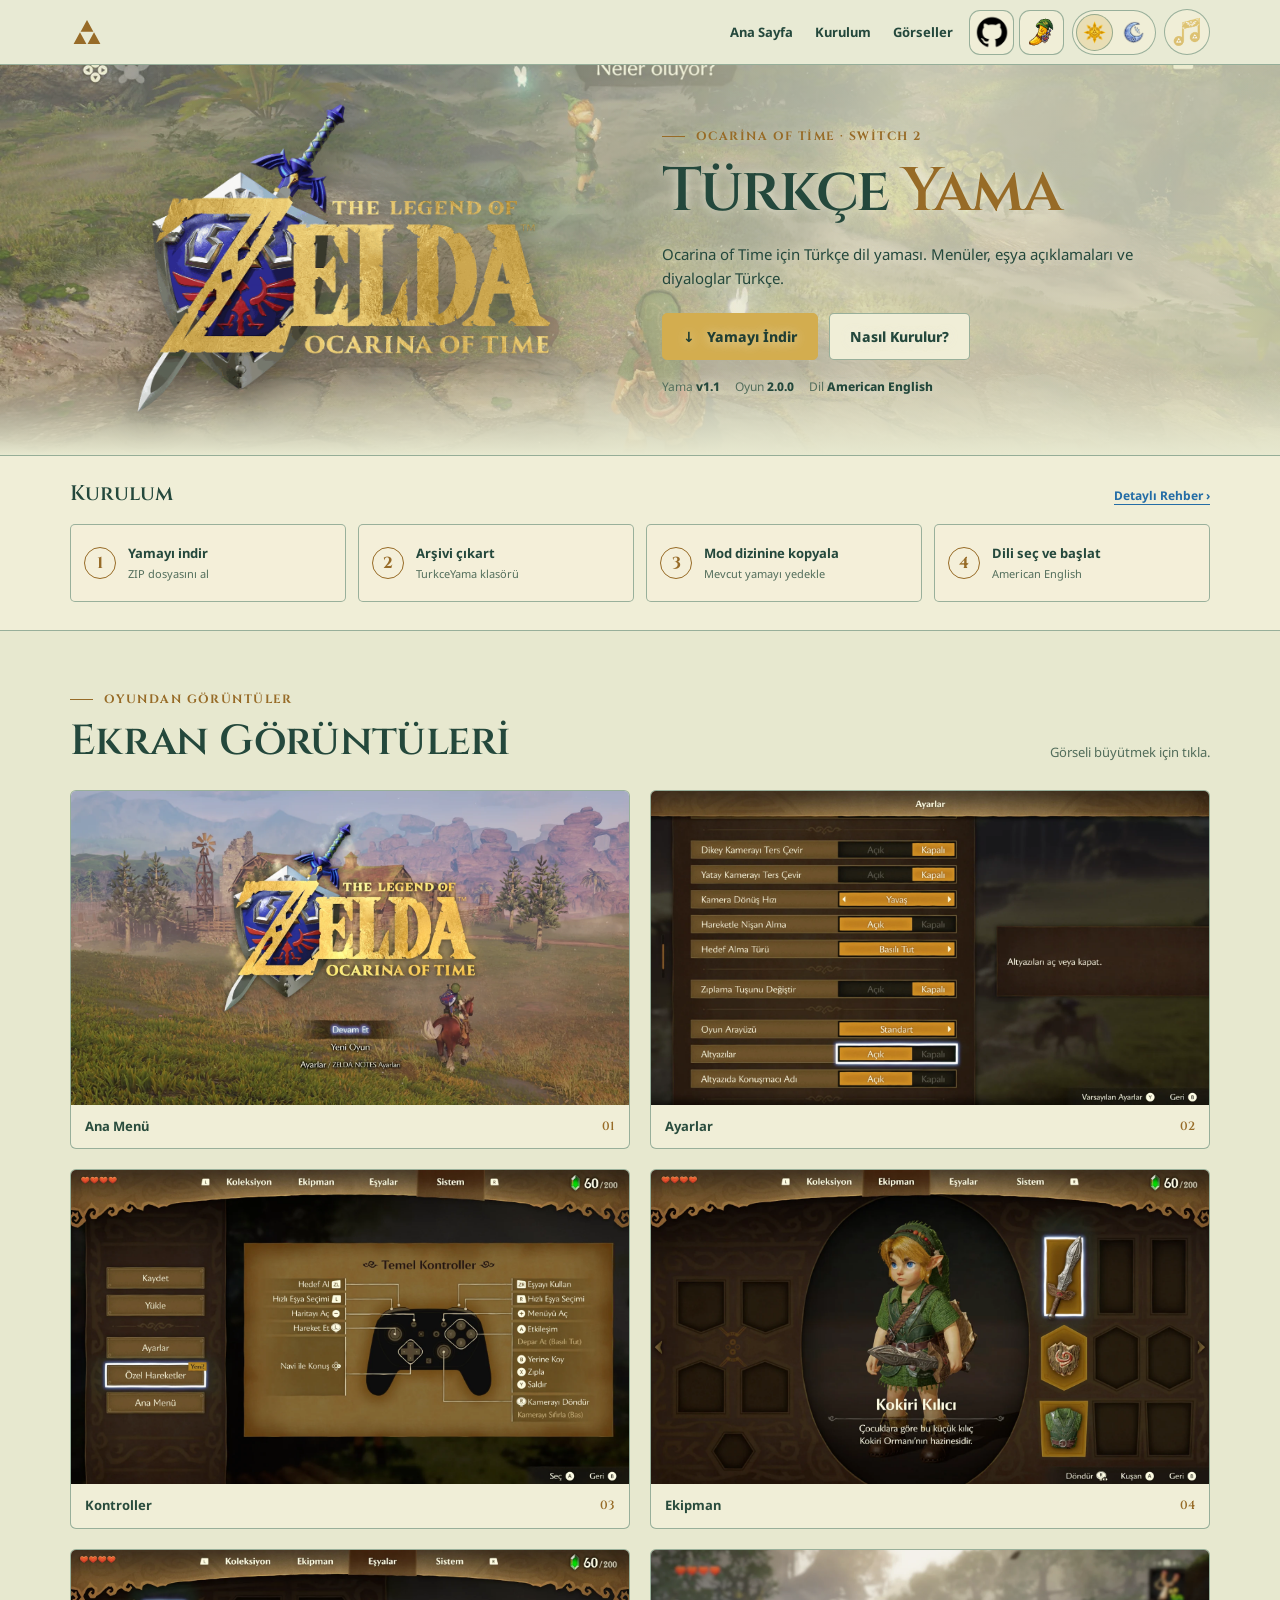
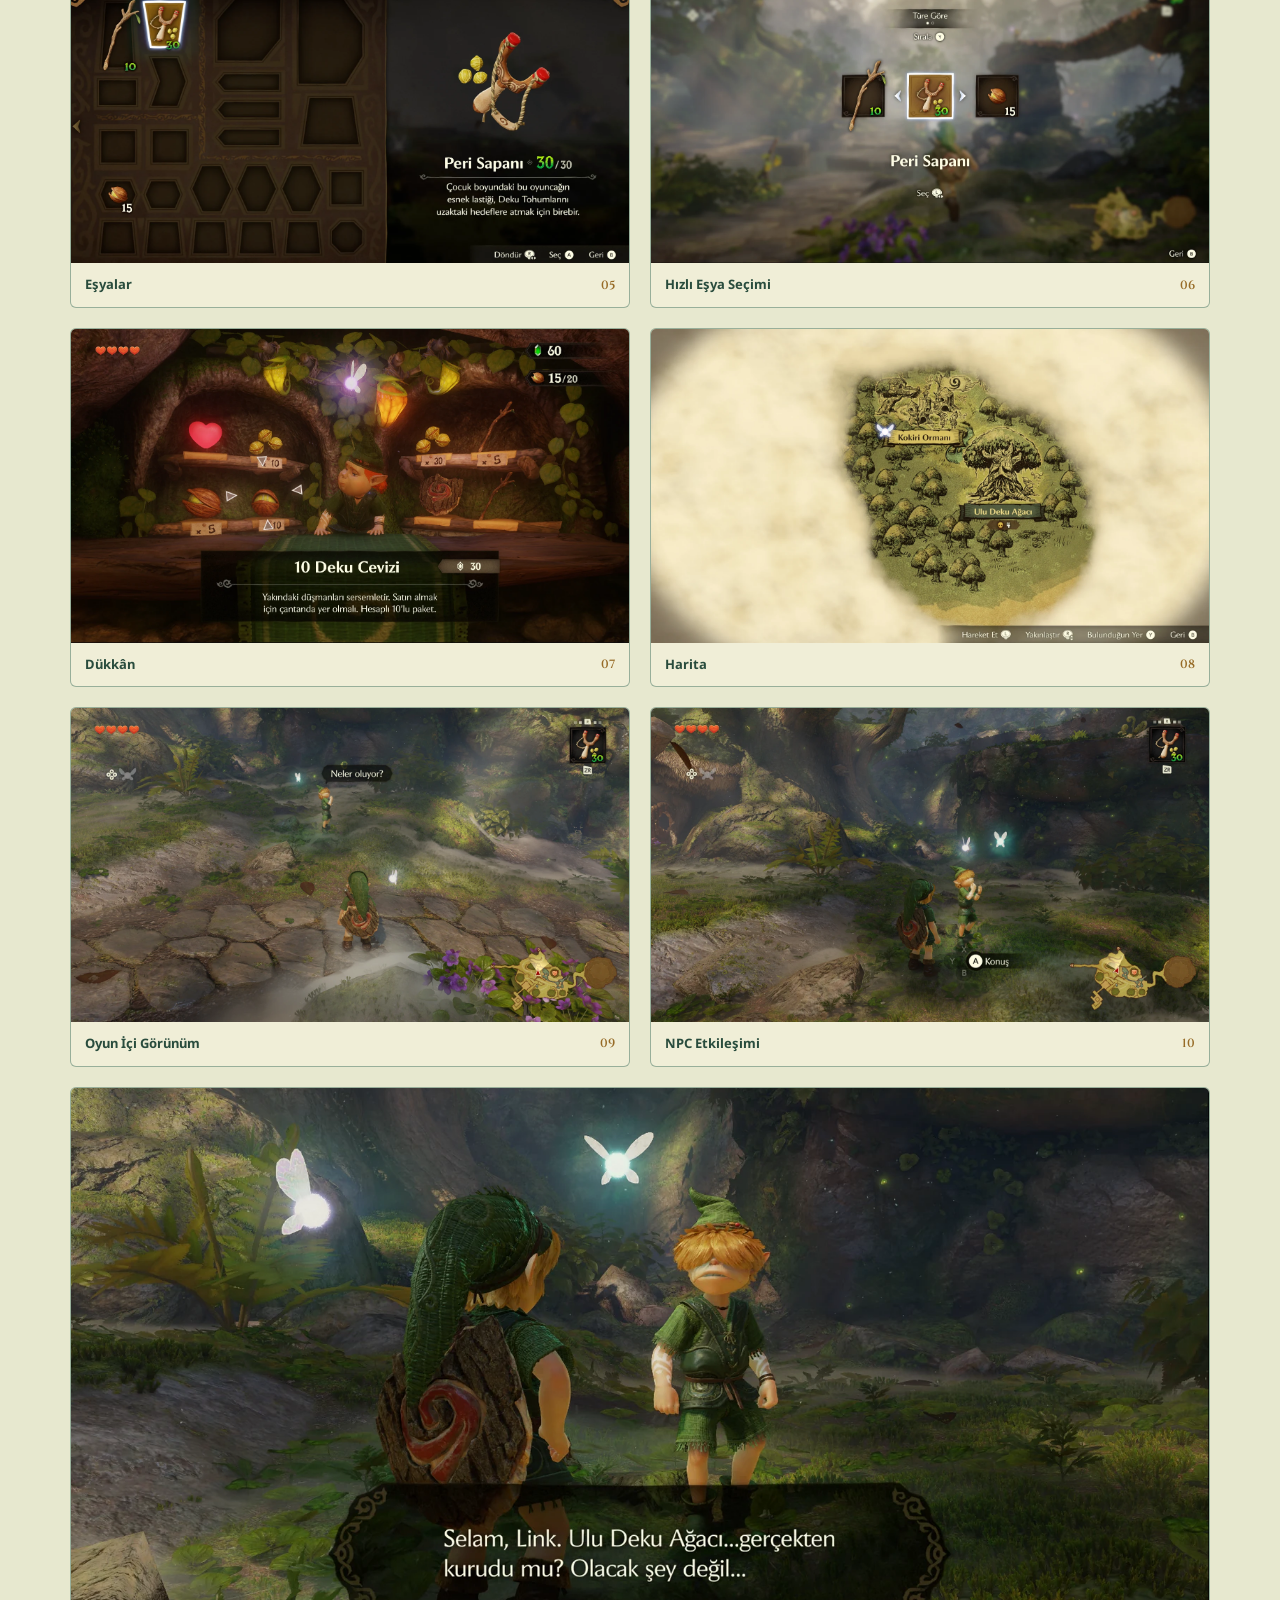
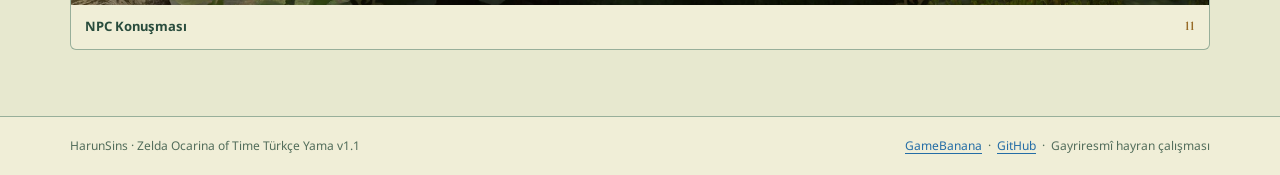
<file: index.html>
<!doctype html><html lang="tr"><head>
  <meta charset="utf-8"><meta name="viewport" content="width=device-width,initial-scale=1">
  <meta name="theme-color" content="#101b15"><meta name="robots" content="index,follow,max-image-preview:large">
  <title>Zelda Ocarina of Time Türkçe Yama v1.1 | İndir ve Kurulum</title><meta name="description" content="The Legend of Zelda: Ocarina of Time (Switch 2) Türkçe yama v1.1. Ücretsiz indirme, animasyonlu kurulum rehberi ve Türkçe oyun görüntüleri.">
  <link rel="canonical" href="https://harunsins.github.io/zelda-oot-turkce-yama/">
  <link rel="icon" type="image/svg+xml" href="favicon.svg">
  <meta property="og:type" content="website"><meta property="og:locale" content="tr_TR"><meta property="og:site_name" content="Zelda Ocarina of Time Türkçe Yama">
  <meta property="og:url" content="https://harunsins.github.io/zelda-oot-turkce-yama/"><meta property="og:title" content="Zelda Ocarina of Time Türkçe Yama v1.1 | İndir ve Kurulum"><meta property="og:description" content="The Legend of Zelda: Ocarina of Time (Switch 2) Türkçe yama v1.1. Ücretsiz indirme, animasyonlu kurulum rehberi ve Türkçe oyun görüntüleri.">
  <meta property="og:image" content="https://harunsins.github.io/zelda-oot-turkce-yama/assets/01-ana-menu.webp"><meta property="og:image:alt" content="Ocarina of Time Türkçe yama ana menü">
  <meta name="twitter:card" content="summary_large_image"><meta name="twitter:title" content="Zelda Ocarina of Time Türkçe Yama v1.1 | İndir ve Kurulum"><meta name="twitter:image" content="https://harunsins.github.io/zelda-oot-turkce-yama/assets/01-ana-menu.webp">
  <link rel="preconnect" href="https://fonts.googleapis.com"><link rel="preconnect" href="https://fonts.gstatic.com" crossorigin>
  <link href="assets/site.css?v=20261114-icons" rel="stylesheet">
  <script>try{const t=localStorage.getItem('zelda-oot-theme');if(t==='light'||t==='dark')document.documentElement.dataset.theme=t;else if(matchMedia('(prefers-color-scheme: light)').matches)document.documentElement.dataset.theme='light';}catch(_e){}</script>
  <script type="application/ld+json">{"@context":"https://schema.org","@type":"WebPage","@id":"https://harunsins.github.io/zelda-oot-turkce-yama/","url":"https://harunsins.github.io/zelda-oot-turkce-yama/","inLanguage":"tr-TR","name":"Zelda Ocarina of Time Türkçe Yama v1.1 | İndir ve Kurulum","description":"The Legend of Zelda: Ocarina of Time (Switch 2) Türkçe yama v1.1. Ücretsiz indirme, animasyonlu kurulum rehberi ve Türkçe oyun görüntüleri.","isPartOf":{"@type":"WebSite","name":"Zelda Ocarina of Time Türkçe Yama","url":"https://harunsins.github.io/zelda-oot-turkce-yama/"},"about":{"@type":"VideoGame","name":"The Legend of Zelda: Ocarina of Time"},"sameAs":["https://github.com/harunsins/zelda-oot-turkce-yama","https://gamebanana.com/mods/740265"]}</script>
  <script src="assets/site.js?v=20261114-audio" defer></script>
</head><body><header class="topbar"><nav class="container" aria-label="Ana gezinme">
      <span class="header-symbol" aria-hidden="true"><svg viewBox="0 0 48 45"><path d="M24 2 35 22H13Z M12 23 23 43H1Z M36 23 47 43H25Z"/></svg></span>
      <div class="header-actions"><div class="navlinks">
         <a href="./">Ana Sayfa</a><a href="kurulum.html" >Kurulum</a><a href="./#goruntuler">Görseller</a>
      </div><div class="controls"><div class="social-links" aria-label="Proje bağlantıları">
<a class="social-link" href="https://github.com/harunsins/zelda-oot-turkce-yama" target="_blank" rel="noopener noreferrer" title="GitHub" aria-label="GitHub sayfamız"><img class="platform-icon" src="assets/github-mark.png" alt="" width="48" height="48"></a>
<a class="social-link" href="https://gamebanana.com/mods/740265" target="_blank" rel="noopener noreferrer" title="GameBanana" aria-label="GameBanana sayfamız"><img class="platform-icon" src="assets/gamebanana-mark.png" alt="" width="48" height="48"></a>
</div>
      <div class="theme-switch" role="group" aria-label="Görünüm teması">
        <button type="button" data-theme-choice="light" aria-label="Açık tema" title="Açık tema" aria-pressed="false"><img class="theme-art" src="assets/day-sun.png" alt="" width="48" height="48"></button>
        <button type="button" data-theme-choice="dark" aria-label="Koyu tema" title="Koyu tema" aria-pressed="true"><img class="theme-art" src="assets/night-moon.png" alt="" width="48" height="48"></button>
      </div><div class="music-widget" id="music-widget">
  <button class="music-toggle" type="button" id="music-toggle" aria-label="Müziği aç" aria-pressed="false" title="Müziği aç"><span class="music-icon-set"><img class="music-note-art" src="assets/music-note.png" width="60" height="60" alt=""></span><output class="music-readout" id="music-readout" aria-hidden="true"></output></button>
  <div class="music-volume"><input id="music-volume" type="range" min="0" max="100" value="75" step="1" aria-label="Müzik ses seviyesi"></div>
</div></div></div>
    </nav></header>
<audio id="page-music" src="assets/kokiri-ambience.mp3?v=20261114-audio" preload="metadata" playsinline loop aria-label="Sitede arka plan müziği"></audio>
<main>
<section class="hero" id="baslangic"><div class="container">
<div class="hero-logo"><img src="assets/zelda-ocarina-of-time-logo.png" alt="The Legend of Zelda Ocarina of Time logosu" width="1000" height="739" fetchpriority="high"></div>
<div class="hero-copy"><span class="eyebrow">Ocarina of Time · Switch 2</span><h1>Türkçe <span>Yama</span></h1>
<p>Ocarina of Time için Türkçe dil yaması. Menüler, eşya açıklamaları ve diyaloglar Türkçe.</p>
<div class="buttons"><a class="button" href="downloads/Zelda_OOT_Turkce_Yama_v1.1.zip" download>↓ &nbsp; Yamayı İndir</a><a class="button secondary" href="kurulum.html">Nasıl Kurulur?</a></div>
<div class="metadata"><span>Yama <strong>v1.1</strong></span><span>Oyun <strong>2.0.0</strong></span><span>Dil <strong>American English</strong></span></div>
</div></div></section>
<section class="quickstart" id="kurulum"><div class="container"><div class="quickstart-top"><h2>Kurulum</h2><a href="kurulum.html">Detaylı Rehber ›</a></div>
<ol class="steps"><li><span class="number">1</span><span class="steptext">Yamayı indir<small>ZIP dosyasını al</small></span></li>
<li><span class="number">2</span><span class="steptext">Arşivi çıkart<small>TurkceYama klasörü</small></span></li>
<li><span class="number">3</span><span class="steptext">Mod dizinine kopyala<small>Mevcut yamayı yedekle</small></span></li>
<li><span class="number">4</span><span class="steptext">Dili seç ve başlat<small>American English</small></span></li></ol></div></section>
<section class="gallery-section" id="goruntuler"><div class="container"><div class="section-head"><div><span class="eyebrow">Oyundan Görüntüler</span><h2>Ekran Görüntüleri</h2></div><p>Görseli büyütmek için tıkla.</p></div>
<div class="gallery"><figure class="shot"><a href="assets/01-ana-menu.webp" data-shot data-caption="Ana Menü"><img src="assets/01-ana-menu.webp" alt="Türkçe ana menü" loading="lazy" width="1600" height="900"></a><figcaption><span>Ana Menü</span><span class="index">01</span></figcaption></figure>
<figure class="shot"><a href="assets/02-ayarlar.webp" data-shot data-caption="Ayarlar"><img src="assets/02-ayarlar.webp" alt="Türkçe ayarlar" loading="lazy" width="1600" height="900"></a><figcaption><span>Ayarlar</span><span class="index">02</span></figcaption></figure>
<figure class="shot"><a href="assets/03-kontroller.webp" data-shot data-caption="Kontroller"><img src="assets/03-kontroller.webp" alt="Türkçe kontrol düzeni" loading="lazy" width="1600" height="900"></a><figcaption><span>Kontroller</span><span class="index">03</span></figcaption></figure>
<figure class="shot"><a href="assets/04-ekipman.webp" data-shot data-caption="Ekipman"><img src="assets/04-ekipman.webp" alt="Türkçe ekipman açıklaması" loading="lazy" width="1600" height="900"></a><figcaption><span>Ekipman</span><span class="index">04</span></figcaption></figure>
<figure class="shot"><a href="assets/05-esyalar.webp" data-shot data-caption="Eşyalar"><img src="assets/05-esyalar.webp" alt="Türkçe eşya açıklaması" loading="lazy" width="1600" height="900"></a><figcaption><span>Eşyalar</span><span class="index">05</span></figcaption></figure>
<figure class="shot"><a href="assets/06-hizli-esya-secimi.webp" data-shot data-caption="Hızlı Eşya Seçimi"><img src="assets/06-hizli-esya-secimi.webp" alt="Türkçe hızlı eşya menüsü" loading="lazy" width="1600" height="900"></a><figcaption><span>Hızlı Eşya Seçimi</span><span class="index">06</span></figcaption></figure>
<figure class="shot"><a href="assets/07-dukkan.webp" data-shot data-caption="Dükkân"><img src="assets/07-dukkan.webp" alt="Türkçe dükkân açıklamaları" loading="lazy" width="1600" height="900"></a><figcaption><span>Dükkân</span><span class="index">07</span></figcaption></figure>
<figure class="shot"><a href="assets/08-harita.webp" data-shot data-caption="Harita"><img src="assets/08-harita.webp" alt="Türkçe Kokiri Ormanı haritası" loading="lazy" width="1600" height="900"></a><figcaption><span>Harita</span><span class="index">08</span></figcaption></figure>
<figure class="shot"><a href="assets/09-oyun-ici.webp" data-shot data-caption="Oyun İçi Görünüm"><img src="assets/09-oyun-ici.webp" alt="Türkçe oyun içi arayüz" loading="lazy" width="1600" height="900"></a><figcaption><span>Oyun İçi Görünüm</span><span class="index">09</span></figcaption></figure>
<figure class="shot"><a href="assets/10-npc-etkilesimi.webp" data-shot data-caption="NPC Etkileşimi"><img src="assets/10-npc-etkilesimi.webp" alt="NPC ile Türkçe konuşma seçeneği" loading="lazy" width="1600" height="900"></a><figcaption><span>NPC Etkileşimi</span><span class="index">10</span></figcaption></figure>
<figure class="shot"><a href="assets/11-npc-konusmasi.webp" data-shot data-caption="NPC Konuşması"><img src="assets/11-npc-konusmasi.webp" alt="Türkçe NPC diyalogları" loading="lazy" width="1600" height="900"></a><figcaption><span>NPC Konuşması</span><span class="index">11</span></figcaption></figure></div></div></section>
</main><footer><div class="container"><span>HarunSins · Zelda Ocarina of Time Türkçe Yama v1.1</span><span><a href="https://gamebanana.com/mods/740265" rel="noopener noreferrer" target="_blank">GameBanana</a> &nbsp;·&nbsp; <a href="https://github.com/harunsins/zelda-oot-turkce-yama" target="_blank" rel="noopener noreferrer">GitHub</a> &nbsp;·&nbsp; Gayriresmî hayran çalışması</span></div></footer>
<dialog id="lightbox" aria-label="Ekran görüntüsü önizlemesi"><img id="lightbox-img" alt="" width="1600" height="900"><div class="lightbox-controls"><span id="lightbox-caption"></span><div><button type="button" id="prev-shot" aria-label="Önceki görsel">‹</button> <button type="button" id="next-shot" aria-label="Sonraki görsel">›</button> <button type="button" id="close-shot" aria-label="Kapat">Kapat</button></div></div></dialog>
</body></html>
</file>
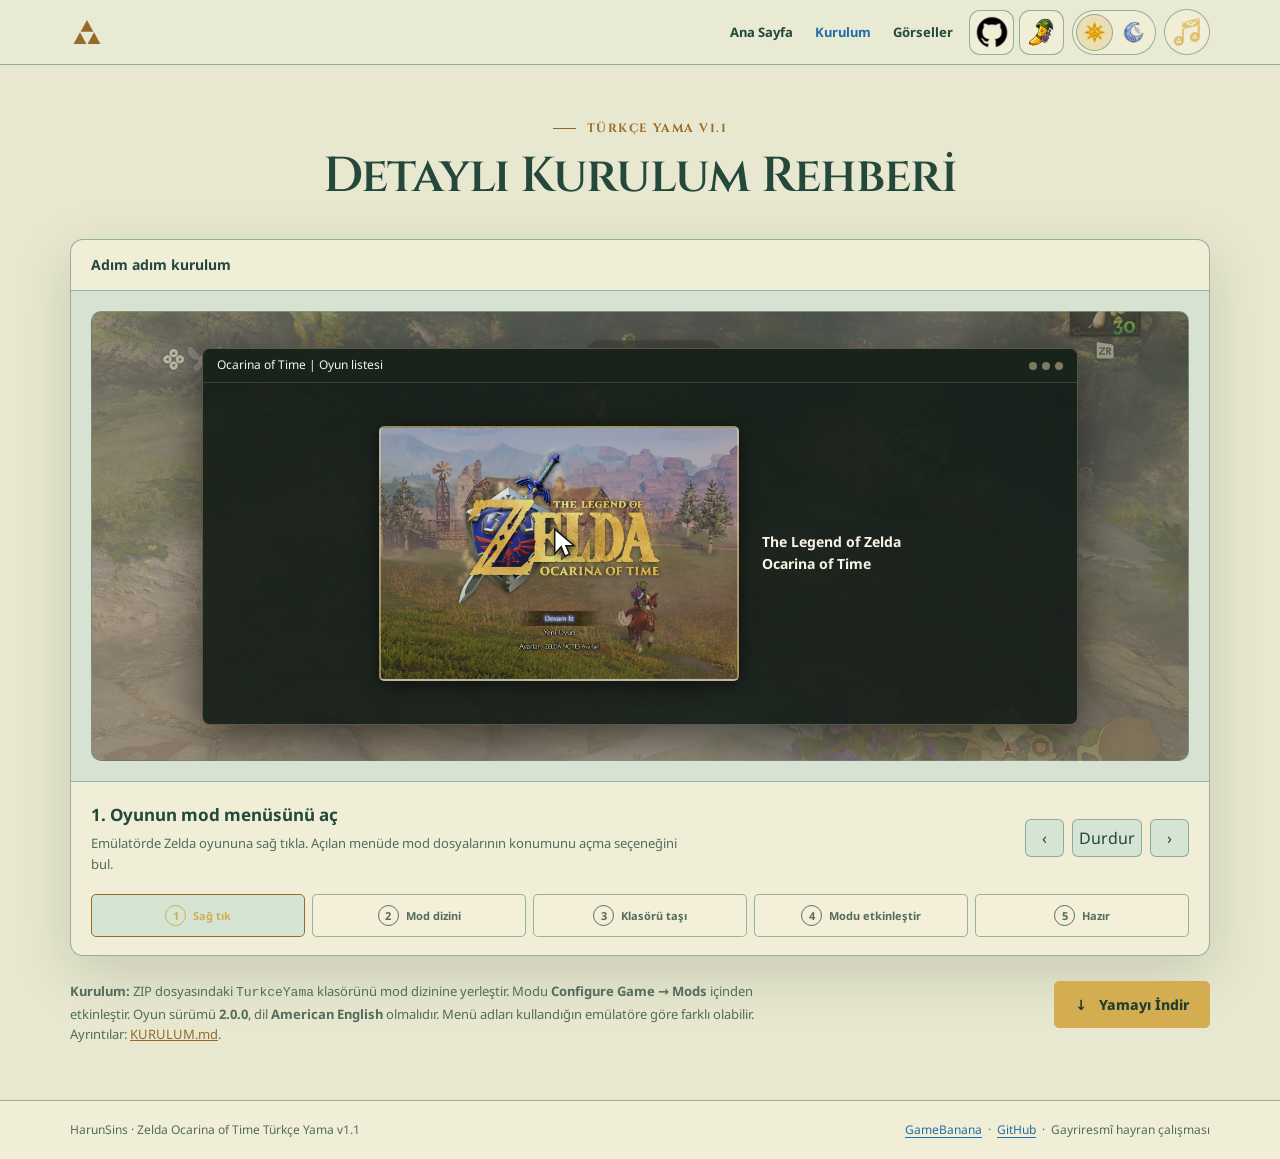
<file: kurulum.html>
<!doctype html><html lang="tr"><head>
  <meta charset="utf-8"><meta name="viewport" content="width=device-width,initial-scale=1">
  <meta name="theme-color" content="#101b15"><meta name="robots" content="index,follow,max-image-preview:large">
  <title>Zelda Türkçe Yama Kurulumu | Detaylı Rehber</title><meta name="description" content="Zelda Ocarina of Time Türkçe yama nasıl kurulur? Mod dizinini açma, TurkceYama klasörünü kopyalama, Configure Game içinde etkinleştirme, adım adım animasyonlu anlatım.">
  <link rel="canonical" href="https://harunsins.github.io/zelda-oot-turkce-yama/kurulum.html">
  <link rel="icon" type="image/svg+xml" href="favicon.svg">
  <meta property="og:type" content="website"><meta property="og:locale" content="tr_TR"><meta property="og:site_name" content="Zelda Ocarina of Time Türkçe Yama">
  <meta property="og:url" content="https://harunsins.github.io/zelda-oot-turkce-yama/kurulum.html"><meta property="og:title" content="Zelda Türkçe Yama Kurulumu | Detaylı Rehber"><meta property="og:description" content="Zelda Ocarina of Time Türkçe yama nasıl kurulur? Mod dizinini açma, TurkceYama klasörünü kopyalama, Configure Game içinde etkinleştirme, adım adım animasyonlu anlatım.">
  <meta property="og:image" content="https://harunsins.github.io/zelda-oot-turkce-yama/assets/01-ana-menu.webp"><meta property="og:image:alt" content="Ocarina of Time Türkçe yama ana menü">
  <meta name="twitter:card" content="summary_large_image"><meta name="twitter:title" content="Zelda Türkçe Yama Kurulumu | Detaylı Rehber"><meta name="twitter:image" content="https://harunsins.github.io/zelda-oot-turkce-yama/assets/01-ana-menu.webp">
  <link rel="preconnect" href="https://fonts.googleapis.com"><link rel="preconnect" href="https://fonts.gstatic.com" crossorigin>
  <link href="assets/site.css?v=20261114-icons" rel="stylesheet"><link href="assets/guide.css" rel="stylesheet">
  <script>try{const t=localStorage.getItem('zelda-oot-theme');if(t==='light'||t==='dark')document.documentElement.dataset.theme=t;else if(matchMedia('(prefers-color-scheme: light)').matches)document.documentElement.dataset.theme='light';}catch(_e){}</script>
  <script type="application/ld+json">{"@context":"https://schema.org","@type":"WebPage","@id":"https://harunsins.github.io/zelda-oot-turkce-yama/kurulum.html","url":"https://harunsins.github.io/zelda-oot-turkce-yama/kurulum.html","inLanguage":"tr-TR","name":"Zelda Türkçe Yama Kurulumu | Detaylı Rehber","description":"Zelda Ocarina of Time Türkçe yama nasıl kurulur? Mod dizinini açma, TurkceYama klasörünü kopyalama, Configure Game içinde etkinleştirme, adım adım animasyonlu anlatım.","isPartOf":{"@type":"WebSite","name":"Zelda Ocarina of Time Türkçe Yama","url":"https://harunsins.github.io/zelda-oot-turkce-yama/"},"about":{"@type":"VideoGame","name":"The Legend of Zelda: Ocarina of Time"},"sameAs":["https://github.com/harunsins/zelda-oot-turkce-yama","https://gamebanana.com/mods/740265"]}</script>
  <script src="assets/site.js?v=20261114-audio" defer></script><script src="assets/guide.js" defer></script>
</head><body><header class="topbar"><nav class="container" aria-label="Ana gezinme">
      <span class="header-symbol" aria-hidden="true"><svg viewBox="0 0 48 45"><path d="M24 2 35 22H13Z M12 23 23 43H1Z M36 23 47 43H25Z"/></svg></span>
      <div class="header-actions"><div class="navlinks">
         <a href="./">Ana Sayfa</a><a href="kurulum.html" aria-current="page">Kurulum</a><a href="./#goruntuler">Görseller</a>
      </div><div class="controls"><div class="social-links" aria-label="Proje bağlantıları">
<a class="social-link" href="https://github.com/harunsins/zelda-oot-turkce-yama" target="_blank" rel="noopener noreferrer" title="GitHub" aria-label="GitHub sayfamız"><img class="platform-icon" src="assets/github-mark.png" alt="" width="48" height="48"></a>
<a class="social-link" href="https://gamebanana.com/mods/740265" target="_blank" rel="noopener noreferrer" title="GameBanana" aria-label="GameBanana sayfamız"><img class="platform-icon" src="assets/gamebanana-mark.png" alt="" width="48" height="48"></a>
</div>
      <div class="theme-switch" role="group" aria-label="Görünüm teması">
        <button type="button" data-theme-choice="light" aria-label="Açık tema" title="Açık tema" aria-pressed="false"><img class="theme-art" src="assets/day-sun.png" alt="" width="48" height="48"></button>
        <button type="button" data-theme-choice="dark" aria-label="Koyu tema" title="Koyu tema" aria-pressed="true"><img class="theme-art" src="assets/night-moon.png" alt="" width="48" height="48"></button>
      </div><div class="music-widget" id="music-widget">
  <button class="music-toggle" type="button" id="music-toggle" aria-label="Müziği aç" aria-pressed="false" title="Müziği aç"><span class="music-icon-set"><img class="music-note-art" src="assets/music-note.png" width="60" height="60" alt=""></span><output class="music-readout" id="music-readout" aria-hidden="true"></output></button>
  <div class="music-volume"><input id="music-volume" type="range" min="0" max="100" value="75" step="1" aria-label="Müzik ses seviyesi"></div>
</div></div></div>
    </nav></header>
<audio id="page-music" src="assets/kokiri-ambience.mp3?v=20261114-audio" preload="metadata" playsinline loop aria-label="Sitede arka plan müziği"></audio>
<main><section class="guide-intro"><div class="container"><span class="eyebrow">Türkçe Yama v1.1</span><h1>Detaylı Kurulum Rehberi</h1></div></section>
<div class="container"><section class="guide-card" aria-label="Animasyonlu Türkçe yama kurulum gösterimi">
<div class="guide-top"><strong>Adım adım kurulum</strong></div>
<div class="guide-display"><div class="demo-desktop" id="demo-desktop" data-stage="0">
  <div class="sim-window"><div class="sim-bar"><span>Ocarina of Time | Oyun listesi</span><span class="sim-dots"><i></i><i></i><i></i></span></div>
  <div class="sim-game"><div class="game-card" aria-hidden="true"></div><span class="game-title">The Legend of Zelda<br>Ocarina of Time</span></div></div>
  <div class="context-menu"><span class="line">Configure Game...</span><span class="line selected">Open Mod Data Location</span><span class="line">Properties</span></div><div class="sim-file-explorer"><div class="explorer-head">▣ &nbsp; Dosya Gezgini <span class="crumb">... / 0400486024DEC000 / mods</span></div>
<div class="explorer-body"><div class="explorer-side"><div class="file-icon zipped"></div><strong>Zelda_OOT_Turkce_Yama_v1.1.zip</strong><small>Arşivin içindeki TurkceYama klasörü</small></div>
<div class="explorer-side"><div class="file-icon"></div><strong>Mod dizini</strong><small>TurkceYama klasörünü buraya bırak</small></div></div></div>
<div class="drag-file"><span class="file-icon"></span>TurkceYama</div><div class="copy-success">✓ Klasör kopyalandı</div><div class="sim-config"><div class="config-head">⚙ &nbsp; Configure Game</div><div class="config-main"><div class="config-tabs"><span>General</span><span>System</span><span class="current">Mods</span><span>Graphics</span></div>
<div class="config-row" id="config-row"><div><strong>TurkceYama</strong><small>Türkçe dil yaması · RomFS</small></div><span class="fake-check" aria-hidden="true"></span></div></div><div class="config-actions"><span>Save / Apply</span></div></div><div class="success-scene"><svg viewBox="0 0 80 80" aria-hidden="true"><circle cx="40" cy="40" r="34"/><path d="m22 40 12 12 25-27"/></svg><h2>Yama Hazır!</h2><p>Mod etkinleştirildi. Oyun dilini American English olarak seçip Zelda’yı başlat.</p></div>
  <div class="guide-pointer" aria-hidden="true"><svg viewBox="0 0 26 33" fill="white" stroke="#111" stroke-width="1.5"><path d="M3 2v27l7-8 4 10 5-2-4-9h9Z"/></svg></div>
</div></div>
<div class="guide-status"><div class="guide-explain" aria-live="polite"><h3 id="step-title">1. Oyunun mod menüsünü aç</h3><p id="step-description">Oyuna sağ tıkla.</p></div><div class="guide-playback"><button type="button" id="guide-prev" aria-label="Önceki adım">‹</button><button type="button" id="guide-play" aria-label="Animasyonu durdur">Durdur</button><button type="button" id="guide-next" aria-label="Sonraki adım">›</button></div></div>
<div class="guide-chapters" aria-label="Animasyon adımları"><button type="button" data-guide-step="0" aria-current="step"><strong>1</strong> Sağ tık</button><button type="button" data-guide-step="1"><strong>2</strong> Mod dizini</button><button type="button" data-guide-step="2"><strong>3</strong> Klasörü taşı</button><button type="button" data-guide-step="3"><strong>4</strong> Modu etkinleştir</button><button type="button" data-guide-step="4"><strong>5</strong> Hazır</button></div></section>
<div class="guide-extra"><p><strong>Kurulum:</strong> ZIP dosyasındaki <code>TurkceYama</code> klasörünü mod dizinine yerleştir. Modu <strong>Configure Game → Mods</strong> içinden etkinleştir. Oyun sürümü <strong>2.0.0</strong>, dil <strong>American English</strong> olmalıdır. Menü adları kullandığın emülatöre göre farklı olabilir. Ayrıntılar: <a href="KURULUM.md" style="text-decoration:underline;color:var(--gold)">KURULUM.md</a>.</p><a class="button" href="downloads/Zelda_OOT_Turkce_Yama_v1.1.zip" download>↓ &nbsp; Yamayı İndir</a></div></div>
</main><footer><div class="container"><span>HarunSins · Zelda Ocarina of Time Türkçe Yama v1.1</span><span><a href="https://gamebanana.com/mods/740265" rel="noopener noreferrer" target="_blank">GameBanana</a> &nbsp;·&nbsp; <a href="https://github.com/harunsins/zelda-oot-turkce-yama" target="_blank" rel="noopener noreferrer">GitHub</a> &nbsp;·&nbsp; Gayriresmî hayran çalışması</span></div></footer></body></html>
</file>
<file: assets/site.css>
@import url('https://fonts.googleapis.com/css2?family=Cinzel:wght@500;600;700&family=Noto+Sans:wght@400;500;600;700;800&display=swap');
:root{color-scheme:dark;--background:#0c1813;--surface:#15241c;--surface-alt:#1d2e22;--text:#f5f0e2;--muted:#b9c2b3;--gold:#dec17e;--accent:#e6c582;--button-text:#192218;--border:#59654c80;--bar:#101b15;--step:#1c2b21;--hero-veil:linear-gradient(90deg,#0c1813f5 0%,#0c1813e0 32%,#11251ac2 62%,#0c1813e8 100%);--hero-fade:#0c1813;--caption:#e9e5d6;--guide-work:#132218;--guide-frame:#101811;--menu:#1d271e;--win:#182720;--ok:#a9d298}
html[data-theme=light]{color-scheme:light;--background:#efe6d3;--surface:#f7f0e1;--surface-alt:#e7dcc5;--text:#29382e;--muted:#596354;--gold:#9a702b;--accent:#b98637;--button-text:#fff;--border:#9f92758c;--bar:#f8f0df;--step:#f8f2e5;--hero-veil:linear-gradient(90deg,#efe7d6ed 0%,#e9e2d1d8 34%,#ede3d3c9 65%,#efe7d6ef 100%);--hero-fade:#efe6d3;--caption:#303b30;--guide-work:#e9e0cd;--guide-frame:#f7f3e7;--menu:#fff9ee;--win:#fffaf0;--ok:#397c52}
*,*::before,*::after{box-sizing:border-box}
html{scroll-behavior:smooth;scroll-padding-top:76px}
body{margin:0;background:var(--background);color:var(--text);font-family:'Noto Sans',system-ui,-apple-system,'Segoe UI',sans-serif;line-height:1.58;overflow-x:hidden;transition:background-color .22s,color .22s}
a{color:inherit;text-decoration:none}
a:focus-visible,button:focus-visible,input:focus-visible{outline:3px solid var(--accent);outline-offset:3px}button{font:inherit}
.container{width:min(1140px,calc(100% - 44px));margin-inline:auto}
.topbar{position:relative;z-index:10;background:var(--bar);border-bottom:1px solid var(--border)}
.topbar .container{min-height:64px;display:flex;align-items:center;justify-content:space-between;gap:15px}
.header-symbol{display:flex;align-items:center;justify-content:center;width:34px;height:34px;color:var(--gold);flex:none;user-select:none;pointer-events:none}.header-symbol svg{width:28px;height:28px;fill:currentColor}
.header-actions{display:flex;align-items:center;justify-content:flex-end;gap:16px;min-width:0}
.navlinks{display:flex;align-items:center;gap:22px;font-size:13px;font-weight:700}.navlinks a:hover,.navlinks a[aria-current=page]{color:var(--gold)}
.controls{display:flex;align-items:center;gap:8px;flex:none}
.theme-switch{display:flex;align-items:center;gap:3px;border:1px solid var(--border);background:var(--surface);padding:3px;border-radius:30px;flex:none}
.theme-switch button{display:grid;place-items:center;width:34px;height:34px;border:0;border-radius:50%;color:var(--muted);background:transparent;cursor:pointer;transition:background .18s,color .18s}
.theme-switch button svg{width:19px;height:19px;fill:none;stroke:currentColor;stroke-width:1.8;stroke-linecap:round;stroke-linejoin:round}
.theme-switch button[aria-pressed=true]{background:var(--accent);color:var(--button-text)}.theme-switch button:not([aria-pressed=true]):hover{background:var(--surface-alt);color:var(--text)}
.music-widget{position:relative;display:flex;align-items:center;justify-content:center}
.music-toggle{display:grid;place-items:center;width:41px;height:41px;border:1px solid var(--border);border-radius:50%;color:var(--gold);background:var(--surface);cursor:pointer;transition:background .2s}
.music-toggle svg{width:21px;height:21px;fill:none;stroke:currentColor;stroke-width:1.8;stroke-linejoin:round;stroke-linecap:round}
.music-toggle:hover{background:var(--surface-alt)}
.music-toggle[aria-pressed=false]{color:var(--muted)}
.music-volume{position:absolute;z-index:50;right:0;top:calc(100% + 9px);width:208px;padding:14px 15px 13px;background:var(--bar);color:var(--text);border:1px solid var(--border);border-radius:12px;box-shadow:0 14px 40px #0005;opacity:0;pointer-events:none;transform:translateY(-7px);transition:opacity .18s,transform .18s}
.music-volume:before{content:"";position:absolute;right:0;top:-12px;width:68px;height:13px}
.music-widget:hover .music-volume,.music-widget:focus-within .music-volume,.music-widget[data-volume-open=true] .music-volume{opacity:1;pointer-events:auto;transform:translateY(0)}
.music-volume label{font-size:12px;font-weight:700;display:flex;align-items:center;justify-content:space-between;gap:8px;margin-bottom:8px}
.music-volume label output{color:var(--gold)}.music-volume input{display:block;width:100%;accent-color:var(--gold);cursor:pointer}
.music-volume small{display:block;font-size:10px;line-height:1.5;color:var(--muted);margin-top:7px}
.music-volume-gear{display:none;border:0;background:transparent;color:var(--gold);padding:2px;cursor:pointer}
.hero{position:relative;isolation:isolate;overflow:hidden;border-bottom:1px solid var(--border)}
.hero:before{content:"";position:absolute;inset:0;z-index:-2;background-image:var(--hero-veil),url('09-oyun-ici.webp');background-position:center,center 45%;background-size:cover;filter:saturate(.85)}
.hero:after{content:"";position:absolute;inset:0;z-index:-1;background:linear-gradient(0deg,var(--hero-fade),transparent 22%);pointer-events:none}
.hero .container{min-height:390px;padding:38px 0 42px;display:grid;grid-template-columns:1fr 1fr;align-items:center;gap:44px}
.hero-logo{display:flex;align-items:center;justify-content:center;min-width:0}
.hero-logo img{display:block;width:min(100%,440px);height:auto;max-height:310px;object-fit:contain;filter:drop-shadow(0 12px 18px #0006)}
.eyebrow{display:inline-flex;align-items:center;gap:11px;font-family:'Cinzel','Noto Serif',Georgia,serif;font-size:12px;font-weight:700;letter-spacing:.12em;color:var(--gold);text-transform:uppercase}
.eyebrow:before{content:"";width:23px;height:1px;background:var(--gold)}
.hero h1{font:600 clamp(43px,4.8vw,69px)/1.14 'Cinzel','Noto Serif',Georgia,serif;letter-spacing:-.03em;margin:11px 0 16px}
.hero h1 span{color:var(--gold)}
.hero p{font-size:15px;margin:0 0 23px;max-width:490px}
.buttons{display:flex;align-items:center;gap:11px;flex-wrap:wrap}
.button{display:inline-flex;gap:10px;align-items:center;justify-content:center;min-height:47px;padding:10px 20px;border:1px solid var(--accent);border-radius:5px;background:var(--accent);color:var(--button-text);font-size:14px;font-weight:800;transition:filter .2s,transform .2s;cursor:pointer}
.button:hover{filter:brightness(1.08);transform:translateY(-2px)}.button.secondary{background:var(--surface);color:var(--text);border-color:var(--border)}.button.secondary:hover{background:var(--surface-alt)}
.metadata{display:flex;flex-wrap:wrap;gap:15px;margin:18px 0 0;font-size:12px;color:var(--muted)}.metadata strong{font-weight:800;color:var(--text)}
.quickstart{background:var(--surface);border-bottom:1px solid var(--border)}.quickstart .container{padding:24px 0 28px}
.quickstart-top{display:flex;justify-content:space-between;align-items:baseline;gap:15px;margin-bottom:16px}
.quickstart h2{font:600 21px 'Cinzel','Noto Serif',serif;margin:0}.quickstart-top a{font-size:12px;font-weight:700;color:var(--gold);text-decoration:underline;text-underline-offset:4px}
.steps{list-style:none;margin:0;padding:0;display:grid;grid-template-columns:repeat(4,minmax(0,1fr));gap:12px}
.steps li{display:flex;align-items:center;gap:12px;padding:15px 13px;border:1px solid var(--border);background:var(--step);border-radius:5px;min-width:0;min-height:78px}
.steps .number{display:flex;align-items:center;justify-content:center;flex:0 0 32px;width:32px;height:32px;border:1px solid var(--gold);color:var(--gold);font:700 16px/1 'Cinzel',Georgia,serif;border-radius:50%;margin:0;min-width:32px}
.steps .steptext{display:block;flex:1;min-width:0;overflow-wrap:break-word;font-size:13px;line-height:1.45;font-weight:700;color:var(--text)}.steps small{display:block;font-size:11px;line-height:1.4;color:var(--muted);font-weight:400;margin-top:3px}
.gallery-section{padding:51px 0 66px}.section-head{display:flex;align-items:end;justify-content:space-between;gap:18px;margin-bottom:23px}.section-head h2{font:600 clamp(29px,3.5vw,42px)/1.16 'Cinzel','Noto Serif',Georgia,serif;letter-spacing:-.015em;margin:9px 0 0}.section-head p{font-size:13px;color:var(--muted);margin:0 0 4px}
.gallery{display:grid;grid-template-columns:repeat(2,minmax(0,1fr));gap:20px}.shot{margin:0;background:var(--surface);border:1px solid var(--border);border-radius:6px;overflow:hidden}.shot a{display:block;position:relative;overflow:hidden;background:#0a100b;aspect-ratio:16/9;cursor:zoom-in}.shot img{display:block;width:100%;height:100%;object-fit:cover;object-position:center;transition:transform .35s ease}.shot a:hover img{transform:scale(1.025)}.shot figcaption{display:flex;align-items:center;justify-content:space-between;gap:8px;padding:11px 14px 12px;color:var(--caption);font-size:13px;font-weight:700}.shot figcaption .index{color:var(--gold);font:600 12px 'Cinzel',serif}.shot:last-child{grid-column:1/-1}.shot:last-child a{aspect-ratio:2.2/1}
footer{border-top:1px solid var(--border);background:var(--surface);padding:20px 0;color:var(--muted)}footer .container{display:flex;align-items:center;justify-content:space-between;gap:18px;flex-wrap:wrap;font-size:12px}footer a{color:var(--gold);text-decoration:underline;text-underline-offset:3px}
dialog{width:min(95vw,1300px);max-width:none;max-height:96vh;overflow:visible;border:1px solid #b89b62;background:#0b0e0b;padding:13px 13px 8px;color:#fff;border-radius:8px;box-shadow:0 30px 110px #000b}dialog::backdrop{background:#020502e8;backdrop-filter:blur(7px)}dialog img{display:block;max-width:100%;width:100%;height:auto;max-height:78vh;object-fit:contain}.lightbox-controls{display:flex;justify-content:space-between;align-items:center;gap:12px;margin-top:8px;color:#f1e8d7;font-size:13px}.lightbox-controls button{cursor:pointer;color:inherit;background:#24271d;border:1px solid #77715a;border-radius:4px;min-height:35px;padding:5px 12px}.lightbox-controls button:hover{background:#424333}
@media(max-width:950px){.steps{grid-template-columns:repeat(2,minmax(0,1fr))}.hero .container{gap:19px}.hero-logo img{max-height:270px}}
@media(max-width:640px){.container{width:min(100% - 28px,1140px)}.topbar .container{min-height:59px}.header-actions{gap:9px}.navlinks{gap:13px;font-size:12px}.theme-switch button{width:31px;height:31px}.theme-switch button svg{width:18px;height:18px}.hero .container{grid-template-columns:1fr;min-height:0;gap:9px;text-align:center;padding:25px 0 32px}.hero-logo img{width:min(65vw,290px);max-height:220px}.hero h1{font-size:clamp(35px,9vw,48px);margin-top:8px}.hero p{margin:0 auto 20px;font-size:14px}.eyebrow{justify-content:center}.buttons{justify-content:center}.button{flex:1;min-width:140px}.metadata{justify-content:center;gap:9px 15px}.quickstart .container{padding:21px 0}.section-head{align-items:start;flex-direction:column;gap:8px}.gallery{grid-template-columns:1fr;gap:13px}.shot:last-child{grid-column:auto}.shot:last-child a{aspect-ratio:16/9}.gallery-section{padding:39px 0}}
@media(max-width:490px){.header-symbol{width:20px}.header-symbol svg{width:20px}.navlinks{gap:10px;font-size:11px}.navlinks a:last-child{display:none}.theme-switch button{width:30px;height:30px}.steps{grid-template-columns:1fr}.steps li{padding:12px 14px;min-height:66px}.steps .number{flex-basis:30px;width:30px;height:30px;min-width:30px}.quickstart-top a{font-size:11px}.hero-logo img{width:min(72vw,265px)}.button{min-width:130px}.music-volume-gear{display:block}.music-volume{right:-2px}}
@media(prefers-reduced-motion:reduce){html{scroll-behavior:auto}body,.button,.shot img,.theme-switch button{transition:none}}

@media(hover:none){.music-volume-gear{display:block}}

/* Zelda palette: Hyrule night greens and parchment daylight with royal-blue accents */
:root{
  --background:#0b1c20;--surface:#142923;--surface-alt:#1f3935;
  --bar:#102324;--step:#19342b;--text:#f9f0d9;--muted:#bdceba;
  --gold:#e2c46b;--accent:#eac87c;--button-text:#163224;
  --border:#52746b99;--guide-work:#132b29;--caption:#f1e5c9;
  --hero-veil:linear-gradient(90deg,#0c1e2096 0%,#0e2526a5 39%,#0b2424b5 68%,#092022b8 100%);
  --hero-fade:#0b1c20;--royal-blue:#75b9dc;--kokiri-green:#a2d48a;
}
html[data-theme=light]{
  --background:#e7e8cf;--surface:#f0eed7;--surface-alt:#d6e4d4;
  --bar:#e8ead4;--step:#f4efd9;--text:#24483c;--muted:#526d5b;
  --gold:#976b27;--accent:#d3ad4f;--button-text:#203e33;
  --border:#6389769e;--guide-work:#d8e2d3;--caption:#294c3d;
  --hero-veil:linear-gradient(90deg,#e7e6ca30 0%,#e5e6cf64 32%,#e9e8d2b8 68%,#e7e7ccbb 100%);
  --hero-fade:#e7e8cf;--royal-blue:#246da6;--kokiri-green:#426c39;
}
.hero:before{filter:saturate(1.06) contrast(1.04)}
html[data-theme=light] .hero:before{filter:saturate(1.14) contrast(1.03)}
html[data-theme=light] .hero-copy{text-shadow:0 1px 12px #f3f1dfce}
.hero h1{color:var(--text)}
.navlinks a:hover,.navlinks a[aria-current=page]{color:var(--royal-blue)}
.quickstart-top a,footer a{color:var(--royal-blue)}
.button.secondary:hover{border-color:var(--royal-blue)}
.shot:hover{border-color:var(--kokiri-green)}
/* Compact external platform icons */
.social-links{display:flex;align-items:center;gap:5px}
.social-link{width:33px;height:33px;display:grid;place-items:center;border:1px solid transparent;border-radius:50%;color:var(--text);transition:color .2s,background .2s,border-color .2s}
.social-link svg{width:19px;height:19px;display:block}
.social-link:hover{background:var(--surface-alt);border-color:var(--border);color:var(--royal-blue)}
/* Centered hover-only volume control. Text exists only as accessible labels. */
.music-widget{isolation:isolate}
.music-toggle{position:relative;overflow:hidden}
.music-icon-set{display:grid;place-items:center;transition:opacity .28s ease,transform .28s ease}
.music-readout{position:absolute;inset:0;display:grid;place-items:center;font:750 12px/1 "Noto Sans",sans-serif;color:var(--text);opacity:0;transform:scale(.84);pointer-events:none;transition:opacity .32s ease,transform .32s ease}
.music-widget[data-adjusting="true"] .music-icon-set{opacity:0;transform:scale(.8)}
.music-widget[data-adjusting="true"] .music-readout{opacity:1;transform:scale(1)}
.music-volume{
  left:50%;right:auto;top:calc(100% + 7px);
  width:154px;padding:13px 14px 12px;
  transform:translate(-50%,-7px);border-radius:11px;
  box-shadow:0 14px 32px #0006;
}
.music-volume:before{content:"";position:absolute;top:-10px;left:0;right:0;width:100%;height:10px}
.music-widget:hover .music-volume,
.music-widget:focus-within .music-volume{transform:translate(-50%,0);pointer-events:auto;opacity:1}
.music-volume input{
  display:block;width:100%;height:19px;margin:0;
  cursor:pointer;accent-color:var(--accent);
  background:transparent;touch-action:none;
}
.music-volume input::-webkit-slider-runnable-track{height:5px;border-radius:99px;background:linear-gradient(to right,var(--accent) 0 var(--fill,75%),var(--border) var(--fill,75%) 100%)}
.music-volume input::-webkit-slider-thumb{-webkit-appearance:none;appearance:none;margin-top:-5px;width:15px;height:15px;border-radius:50%;background:var(--accent);border:2px solid var(--bar);box-shadow:0 1px 4px #0006}
.music-volume input{appearance:none;-webkit-appearance:none}
.music-volume input::-moz-range-track{height:5px;border-radius:99px;background:var(--border)}
.music-volume input::-moz-range-progress{height:5px;border-radius:99px;background:var(--accent)}
.music-volume input::-moz-range-thumb{width:13px;height:13px;border:2px solid var(--bar);border-radius:50%;background:var(--accent)}
@media(max-width:800px){
 .header-actions{gap:10px}.controls{gap:6px}.navlinks{gap:12px}
 .social-link{width:29px;height:29px}
}
@media(max-width:600px){
 .container{width:min(100% - 24px,1140px)}
 .header-actions{gap:7px}.controls{gap:4px}
 .navlinks{gap:10px;font-size:11px}
 .navlinks a:nth-child(3){display:none}
 .social-links{gap:0}
 .social-link{width:27px;height:27px}
 .social-link svg{width:17px;height:17px}
 .theme-switch{gap:0;padding:2px}
 .theme-switch button{width:27px;height:29px}
 .music-toggle{width:35px;height:35px}
 .music-volume{left:auto;right:-4px;transform:translateY(-7px)}
 .music-widget:hover .music-volume,.music-widget:focus-within .music-volume{transform:translateY(0)}
}
@media(max-width:390px){
 .header-symbol{display:none}
 .navlinks{gap:7px}
}


/* Larger user-supplied Zelda icon set */
.social-links{gap:5px;align-items:center;flex:none}
.social-link{width:45px;height:45px;flex:0 0 45px;border:1px solid var(--border);border-radius:11px;background:var(--surface);display:grid;place-items:center;overflow:hidden;padding:4px;transition:background .2s,border-color .2s,transform .2s}
.social-link:hover{background:var(--surface-alt);border-color:var(--gold);transform:translateY(-1px)}
.social-link .platform-icon{display:block;width:34px;height:34px;max-width:100%;max-height:100%;object-fit:contain}
.social-link[aria-label="GitHub sayfamız"] .platform-icon{filter:invert(1)}
html[data-theme="light"] .social-link[aria-label="GitHub sayfamız"] .platform-icon{filter:none}
.theme-switch{gap:2px}
.theme-switch button{width:37px;height:37px;overflow:hidden}
.theme-switch .theme-art{width:29px;height:29px;max-width:100%;max-height:100%;object-fit:contain;pointer-events:none}
.theme-switch button[aria-pressed="true"]{background:color-mix(in srgb,var(--accent) 25%,var(--surface));box-shadow:inset 0 0 0 1px var(--border)}
.music-toggle{width:46px;height:46px;overflow:hidden}
.music-note-art{display:block;width:34px;height:34px;max-width:100%;max-height:100%;object-fit:contain;pointer-events:none}
.music-toggle[aria-pressed="false"] .music-note-art{opacity:.65;filter:saturate(.75) grayscale(.12)}
.music-toggle[aria-pressed="true"] .music-note-art{opacity:1;filter:none}
.music-widget[data-adjusting="true"] .music-icon-set{opacity:0}
.music-widget[data-adjusting="true"] .music-readout{opacity:1}
.music-readout{font-size:12px}
@media(max-width:900px){.header-actions{gap:10px}.controls{gap:7px}.social-link{width:39px;height:39px;flex-basis:39px}.social-link .platform-icon{width:31px;height:31px}}
@media(max-width:680px){.navlinks{gap:11px}.social-links{gap:2px}.social-link{width:35px;height:35px;flex-basis:35px;padding:2px}.social-link .platform-icon{width:28px;height:28px}.theme-switch button{width:31px;height:31px}.theme-switch .theme-art{width:26px;height:26px}.music-toggle{width:38px;height:38px}.music-note-art{width:29px;height:29px}}
@media(max-width:480px){.header-actions{gap:5px}.controls{gap:4px}.social-links{gap:1px}.social-link{width:32px;height:32px;flex-basis:32px}.social-link .platform-icon{width:26px;height:26px}}
</file>
<file: assets/guide.css>
.guide-intro{padding:46px 0 26px;text-align:center}.guide-intro .eyebrow{justify-content:center}.guide-intro h1{font:600 clamp(30px,4vw,49px)/1.17 'Cinzel','Noto Serif',serif;letter-spacing:-.02em;margin:10px 0 8px}.guide-intro p{margin:0 auto;max-width:730px;color:var(--muted);font-size:14px}
.guide-card{border:1px solid var(--border);border-radius:13px;overflow:hidden;background:var(--surface);box-shadow:0 18px 60px #0002}
.guide-top{display:flex;justify-content:space-between;align-items:center;flex-wrap:wrap;padding:14px 20px;gap:12px;border-bottom:1px solid var(--border)}
.guide-top strong{font-size:14px}.guide-top .tip{font-size:12px;color:var(--muted)}
.guide-display{background:var(--guide-work);padding:20px;position:relative}
.demo-desktop{position:relative;width:100%;height:clamp(310px,40vw,450px);overflow:hidden;border:1px solid var(--border);border-radius:10px;background:linear-gradient(0deg,#142116cc,#17211666),url('09-oyun-ici.webp') center/cover}
html[data-theme=light] .demo-desktop{background:linear-gradient(0deg,#dbcdb79c,#bdb7a260),url('09-oyun-ici.webp') center/cover}
.demo-desktop:before{content:"";position:absolute;inset:0;background:linear-gradient(90deg,#050e0920,#09110950);pointer-events:none}
.sim-window{position:absolute;inset:8% 10%;border:1px solid #b2a27f68;border-radius:8px;background:#121b17e6;color:#f8f5e8;box-shadow:0 14px 45px #0008;overflow:hidden;transition:opacity .4s,transform .4s}
.sim-bar{height:34px;background:#18231c;display:flex;align-items:center;justify-content:space-between;padding:0 14px;border-bottom:1px solid #ffffff22;font-size:12px;gap:10px}
.sim-dots{display:flex;gap:5px}.sim-dots i{display:block;width:8px;height:8px;background:#d9c99487;border-radius:50%}
.sim-game{position:absolute;inset:34px 0 0;display:flex;align-items:center;justify-content:center;gap:23px;padding:15px}
.sim-game .game-card{position:relative;display:flex;align-items:center;justify-content:center;width:min(52%,360px);height:82%;border:2px solid #e8d19880;border-radius:5px;background:linear-gradient(#06120a44,#0a130ba0),url('01-ana-menu.webp') center/cover;box-shadow:0 4px 18px #0008}
.sim-game .game-card img{max-width:78%;max-height:65%;object-fit:contain;filter:drop-shadow(0 3px 9px #000a)}
.sim-game .game-title{font-size:14px;color:#f8f4e5;font-weight:700}
.context-menu{position:absolute;z-index:6;left:46%;top:38%;width:235px;background:#19211c;color:#eceada;border:1px solid #bbab856e;border-radius:6px;padding:6px;box-shadow:0 12px 30px #000a;opacity:0;transform:translateY(-7px) scale(.98);pointer-events:none;transition:opacity .35s,transform .35s}
.context-menu .line{display:block;padding:10px 11px;font-size:12px;border-radius:4px}.context-menu .selected{background:#d2af6c;color:#151a13;font-weight:800}
.sim-file-explorer,.sim-config{position:absolute;z-index:7;inset:9% 7%;border:1px solid #c6b58b99;border-radius:7px;background:#f0e9d7;color:#293129;box-shadow:0 16px 45px #000a;opacity:0;transform:translateY(25px) scale(.97);pointer-events:none;transition:opacity .45s,transform .45s}
.explorer-head,.config-head{height:42px;display:flex;align-items:center;gap:9px;padding:0 16px;background:#d8caaa;border-bottom:1px solid #a8997c;font-size:12px;font-weight:800}
.explorer-head .crumb{padding:4px 8px;background:#fbf7ee;border:1px solid #ae9e81;border-radius:4px;font-weight:600;font-size:11px}
.explorer-body{display:grid;grid-template-columns:1fr 1fr;gap:13px;padding:22px;height:calc(100% - 42px)}
.explorer-side{border:1px solid #b7a98d;background:#fffcf5;border-radius:5px;padding:18px;display:flex;align-items:center;justify-content:flex-start;flex-direction:column;gap:12px;text-align:center}
.explorer-side strong{font-size:13px;max-width:100%;overflow-wrap:anywhere}.explorer-side small{font-size:11px;color:#687368}
.file-icon{width:49px;height:41px;border-radius:3px;background:#d5aa52;clip-path:polygon(0 15%,35% 15%,45% 0,92% 0,100% 15%,100% 100%,0 100%);box-shadow:inset 0 4px 0 #e6c07a}
.file-icon.zipped{background:#ba9a67;position:relative}.file-icon.zipped:after{content:"ZIP";position:absolute;top:17px;left:0;width:100%;font-size:10px;font-weight:900;color:#fff}
.drag-file{--drag-dist:310px;position:absolute;z-index:9;left:24%;top:48%;display:flex;align-items:center;gap:7px;background:#f4edda;color:#223324;border:1px solid #b3975e;border-radius:6px;padding:7px 12px;box-shadow:0 9px 20px #0007;font-weight:750;font-size:12px;opacity:0;pointer-events:none}
.drag-file .file-icon{width:22px;height:20px}
.copy-success{position:absolute;z-index:8;right:11%;bottom:16%;color:#225f38;font-size:14px;font-weight:800;opacity:0}
.config-main{padding:17px 24px}.config-tabs{display:flex;gap:10px;border-bottom:1px solid #c1b498;padding-bottom:10px;font-size:12px;color:#516052}
.config-tabs .current{color:#29412d;font-weight:850;border-bottom:2px solid #a0782b}.config-row{margin:17px auto;border:1px solid #c1ad84;border-radius:7px;background:#fffaf0;padding:15px 18px;display:flex;align-items:center;justify-content:space-between;gap:16px;max-width:510px}
.config-row strong{font-size:14px}.config-row small{display:block;color:#667160;font-size:11px}
.fake-check{display:grid;place-items:center;width:26px;height:26px;border:2px solid #8b805e;border-radius:5px;font-size:18px;color:white;font-weight:900;transition:background .2s;border-color:#75875c}
.config-row.checked .fake-check{background:#398349;border-color:#398349}.fake-check:after{content:""}.config-row.checked .fake-check:after{content:"✓"}
.config-actions{display:flex;justify-content:flex-end;padding:0 24px;gap:9px}.config-actions span{background:#caab67;color:#212619;font-weight:800;font-size:12px;padding:8px 18px;border-radius:4px}
.success-scene{position:absolute;z-index:12;inset:0;background:linear-gradient(#102117ed,#101c15f3);display:flex;align-items:center;justify-content:center;flex-direction:column;text-align:center;gap:12px;opacity:0;transform:scale(.94);pointer-events:none;transition:opacity .5s,transform .5s;color:#f8f1e1}
.success-scene svg{width:68px;height:68px;stroke:#b4e2b0;stroke-width:2.5;fill:none}.success-scene h2{font:600 32px 'Cinzel','Noto Serif',serif;margin:0}.success-scene p{font-size:14px;max-width:480px;margin:0;padding:0 15px}
.guide-pointer{position:absolute;z-index:25;left:53%;top:58%;width:24px;height:31px;filter:drop-shadow(1px 2px 3px #000b);transition:left 2s ease,top 2s ease,opacity .35s}
.guide-pointer svg{width:100%;height:100%}.tap-ring{position:absolute;border-radius:100%;border:2px solid #f7e0a2;width:35px;height:35px;left:53%;top:58%;opacity:0;pointer-events:none}
.demo-desktop[data-stage="0"] .guide-pointer{left:42%;top:48%}
.demo-desktop[data-stage="1"] .guide-pointer{left:56%;top:56%}
.demo-desktop[data-stage="1"] .context-menu{opacity:1;transform:none}
.demo-desktop[data-stage="2"] .sim-file-explorer{opacity:1;transform:none}
.demo-desktop[data-stage="2"] .guide-pointer{left:76%;top:63%}
.demo-desktop[data-stage="2"] .drag-file{opacity:1;animation:folder-drag 4.1s ease-in-out infinite}
.demo-desktop[data-stage="2"] .copy-success{animation:copy-msg 4.1s ease-in-out infinite}
.demo-desktop[data-stage="3"] .sim-config{opacity:1;transform:none}
.demo-desktop[data-stage="3"] .guide-pointer{left:60%;top:57%}
.demo-desktop[data-stage="4"] .success-scene{opacity:1;transform:scale(1)}
.demo-desktop[data-stage="4"] .guide-pointer{opacity:0}
@keyframes folder-drag{0%,14%{transform:translate(0,0)}48%,68%{transform:translate(var(--drag-dist),4px)}100%{transform:translate(var(--drag-dist),4px);opacity:0}}
@keyframes copy-msg{0%,65%{opacity:0}73%,95%{opacity:1}100%{opacity:0}}
.guide-status{display:flex;align-items:center;justify-content:space-between;gap:12px;flex-wrap:wrap;padding:20px;border-top:1px solid var(--border)}
.guide-explain h3{font-size:17px;margin:0 0 4px}.guide-explain p{margin:0;color:var(--muted);font-size:13px;max-width:610px}
.guide-playback{display:flex;align-items:center;gap:8px}.guide-playback button{display:grid;place-items:center;border:1px solid var(--border);border-radius:6px;background:var(--surface-alt);color:var(--text);height:38px;min-width:39px;cursor:pointer}.guide-playback button:hover{border-color:var(--gold);color:var(--gold)}
.guide-chapters{display:grid;grid-template-columns:repeat(5,1fr);gap:7px;padding:0 20px 18px}
.guide-chapters button{display:flex;align-items:center;justify-content:center;gap:7px;flex-wrap:wrap;min-height:43px;padding:8px;border:1px solid var(--border);border-radius:5px;background:var(--step);color:var(--muted);font-size:11px;font-weight:700;cursor:pointer}
.guide-chapters button strong{display:grid;place-items:center;border:1px solid currentColor;border-radius:50%;width:21px;height:21px;font-size:11px}
.guide-chapters button[aria-current=step]{color:var(--accent);border-color:var(--gold);background:var(--surface-alt)}
.guide-extra{display:flex;align-items:flex-start;gap:18px;flex-wrap:wrap;justify-content:space-between;padding:25px 0 55px}.guide-extra p{font-size:13px;color:var(--muted);max-width:690px;margin:0}
.guide-extra .button{white-space:nowrap}
@media(max-width:850px){.guide-chapters{grid-template-columns:repeat(3,1fr)}.context-menu{width:210px}.guide-display{padding:13px}.explorer-body{padding:10px}.sim-game{gap:10px}.sim-game .game-title{font-size:12px}.explorer-side{padding:10px}}
@media(max-width:600px){.guide-intro{padding:29px 0 18px}.guide-intro p{font-size:12px}.guide-display{padding:8px}.demo-desktop{height:340px}.sim-window{inset:7% 4%}.sim-game .game-card{width:73%}.sim-game .game-title{display:none}.context-menu{left:30%;top:45%;width:188px}.context-menu .line{padding:9px;font-size:11px}.sim-file-explorer,.sim-config{inset:5% 3%}.explorer-body{gap:6px;padding:8px}.explorer-side{padding:8px;gap:7px}.explorer-side strong{font-size:10px}.explorer-side small{font-size:9px}.file-icon{width:37px;height:32px}.drag-file{--drag-dist:120px;left:12%;top:48%;font-size:10px}.config-main{padding:8px}.config-head{font-size:11px}.config-tabs{font-size:10px}.config-row{padding:12px}.config-row strong{font-size:12px}.config-row small{font-size:10px}.guide-status{padding:13px}.guide-playback{width:100%;justify-content:center}.guide-explain h3{font-size:15px}.guide-chapters{padding:0 12px 13px;grid-template-columns:repeat(2,1fr)}.guide-chapters button{font-size:10px}.guide-extra{padding:22px 0 40px}.success-scene h2{font-size:25px}}
@media(prefers-reduced-motion:reduce){.sim-file-explorer,.sim-config,.guide-pointer,.success-scene,.drag-file,.copy-success{transition:none!important;animation:none!important}}

/* The game screenshot already contains a Zelda logo: don't overlay a second one. */
.sim-game .game-card img{display:none}
.sim-game .game-card{background-image:linear-gradient(#08190b19,#08190b2e),url('01-ana-menu.webp');background-position:center;background-size:cover}
.demo-desktop[data-stage="0"] .sim-game .game-card{animation:game-focus 5.2s ease-in-out infinite}
@keyframes game-focus{0%,15%,100%{box-shadow:0 4px 18px #0008;border-color:#e8d19880}45%,70%{box-shadow:0 4px 18px #0008,0 0 0 4px #e2c46b35;border-color:#f3da9e}}
@media(prefers-reduced-motion:reduce){.demo-desktop[data-stage="0"] .sim-game .game-card{animation:none}}
</file>
